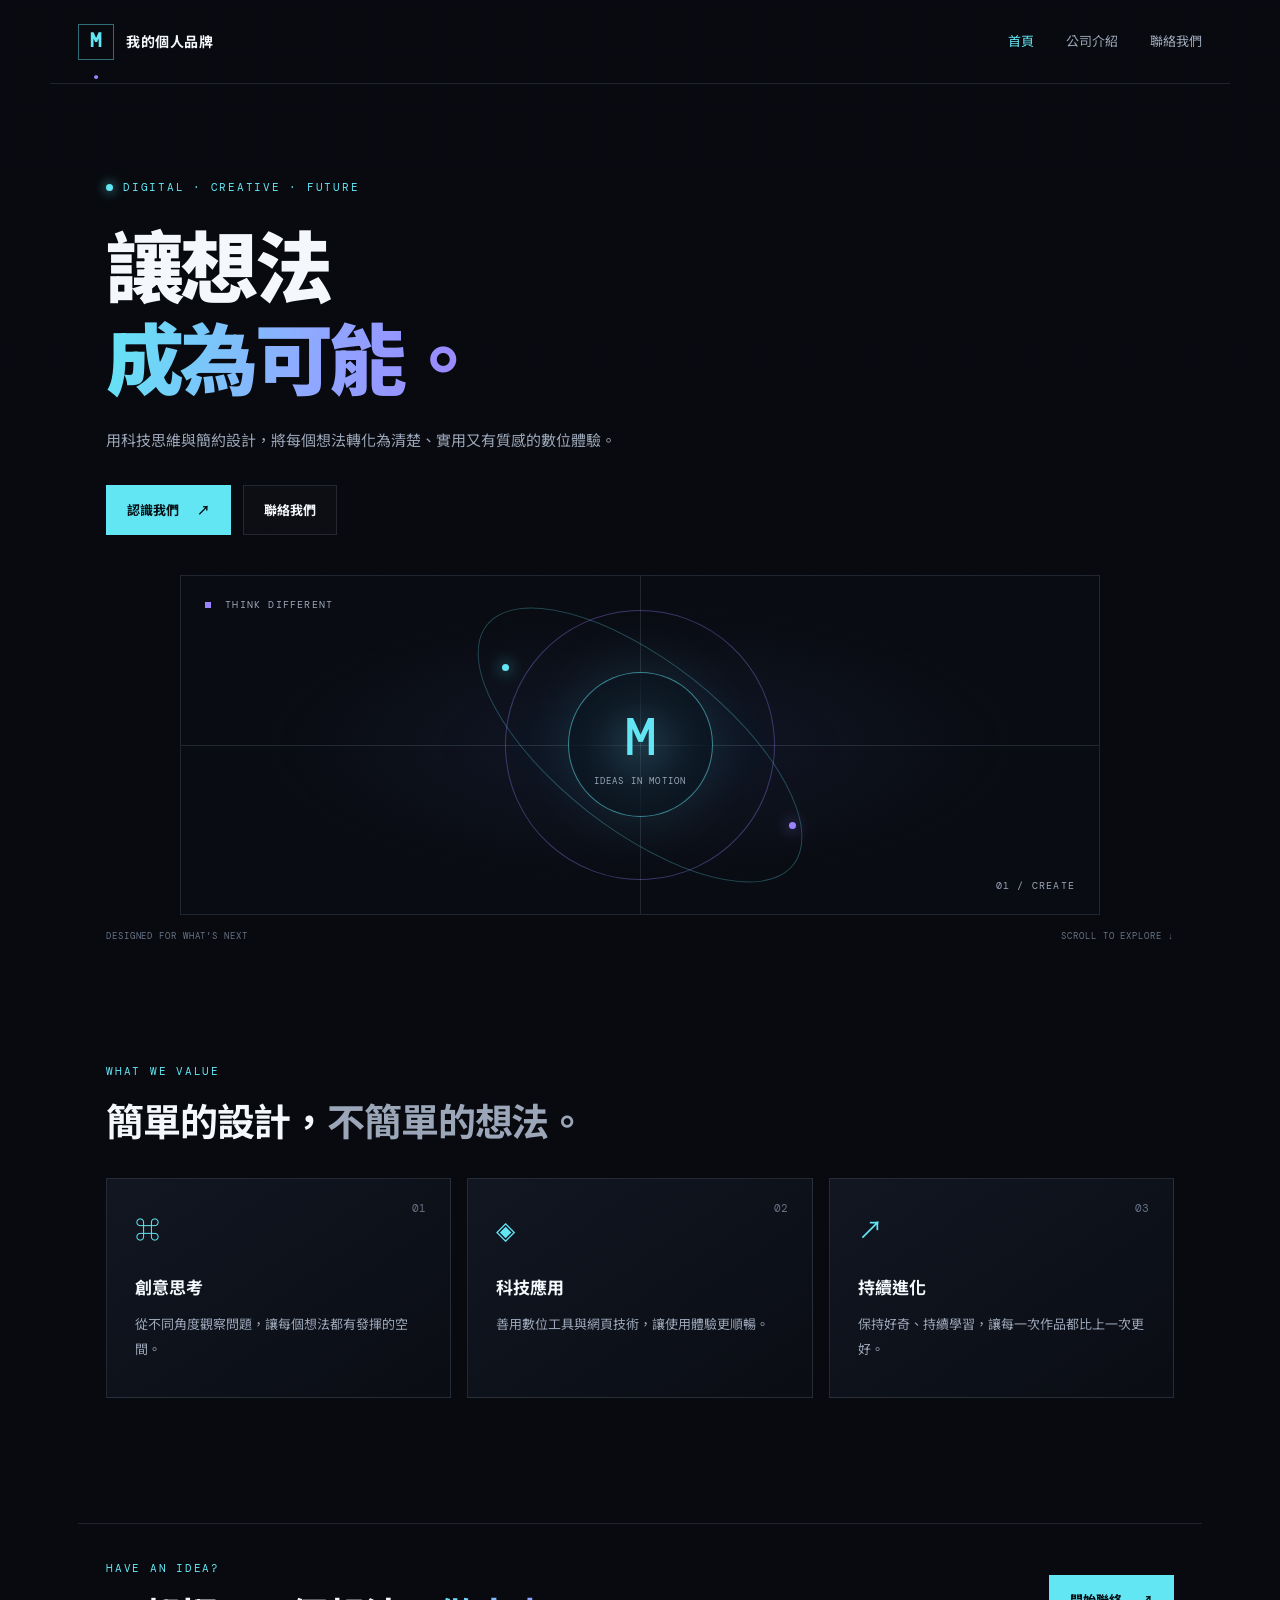
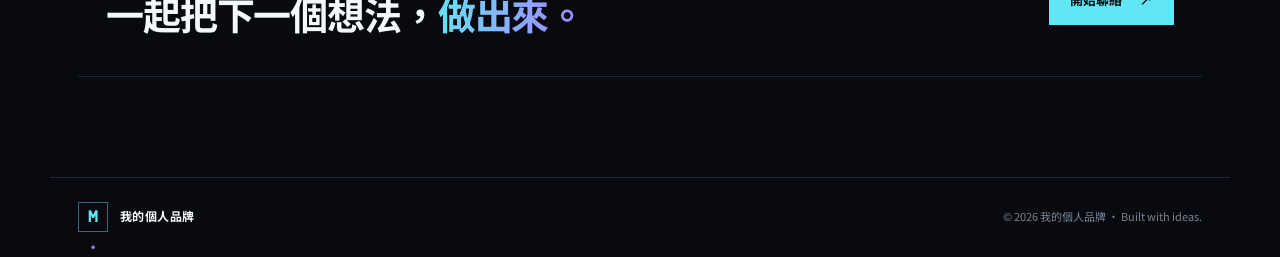
<file: index.html>
<!DOCTYPE html>
<html lang="zh-Hant">
<head>
  <meta charset="UTF-8">
  <meta name="viewport" content="width=device-width, initial-scale=1.0">
  <meta name="description" content="我的個人品牌：以科技、創意與簡潔設計，打造更好的數位體驗。">
  <title>我的個人品牌｜首頁</title>
  <link rel="stylesheet" href="style.css">
</head>
<body>
  <div class="grid-bg"></div>
  <header class="site-header">
    <a class="brand" href="index.html"><span class="brand-mark">M<span>.</span></span><span>我的個人品牌</span></a>
    <nav aria-label="主要導覽">
      <a class="active" href="index.html">首頁</a>
      <a href="about.html">公司介紹</a>
      <a href="contact.html">聯絡我們</a>
    </nav>
  </header>
  <main>
    <section class="hero container">
      <div class="eyebrow"><span class="status-dot"></span> DIGITAL · CREATIVE · FUTURE</div>
      <h1>讓想法<br><span class="gradient-text">成為可能。</span></h1>
      <p class="hero-copy">用科技思維與簡約設計，將每個想法轉化為清楚、實用又有質感的數位體驗。</p>
      <div class="hero-actions">
        <a class="button button-primary" href="about.html">認識我們 <span aria-hidden="true">↗</span></a>
        <a class="button button-secondary" href="contact.html">聯絡我們</a>
      </div>
      <div class="hero-visual" aria-label="科技風格裝飾圖">
        <div class="orb orb-one"></div><div class="orb orb-two"></div>
        <div class="orbit orbit-one"></div><div class="orbit orbit-two"></div>
        <div class="core"><span>M</span><small>IDEAS IN MOTION</small></div>
        <div class="visual-tag tag-left"><span class="tiny-square"></span> THINK DIFFERENT</div>
        <div class="visual-tag tag-right">01 / CREATE</div>
      </div>
      <div class="hero-foot"><span>DESIGNED FOR WHAT'S NEXT</span><span>SCROLL TO EXPLORE ↓</span></div>
    </section>
    <section class="container feature-section">
      <div class="section-heading"><p class="eyebrow">WHAT WE VALUE</p><h2>簡單的設計，<span class="muted">不簡單的想法。</span></h2></div>
      <div class="feature-grid">
        <article class="feature-card"><span class="feature-number">01</span><div class="feature-icon">⌘</div><h3>創意思考</h3><p>從不同角度觀察問題，讓每個想法都有發揮的空間。</p></article>
        <article class="feature-card"><span class="feature-number">02</span><div class="feature-icon">◈</div><h3>科技應用</h3><p>善用數位工具與網頁技術，讓使用體驗更順暢。</p></article>
        <article class="feature-card"><span class="feature-number">03</span><div class="feature-icon">↗</div><h3>持續進化</h3><p>保持好奇、持續學習，讓每一次作品都比上一次更好。</p></article>
      </div>
    </section>
    <section class="container cta-panel"><div><p class="eyebrow">HAVE AN IDEA?</p><h2>一起把下一個想法，<span class="gradient-text">做出來。</span></h2></div><a class="button button-primary" href="contact.html">開始聯絡 <span aria-hidden="true">↗</span></a></section>
  </main>
  <footer class="site-footer"><a class="brand" href="index.html"><span class="brand-mark">M<span>.</span></span><span>我的個人品牌</span></a><span>© <span id="year">2026</span> 我的個人品牌 · Built with ideas.</span></footer>
</body>
</html>
</file>
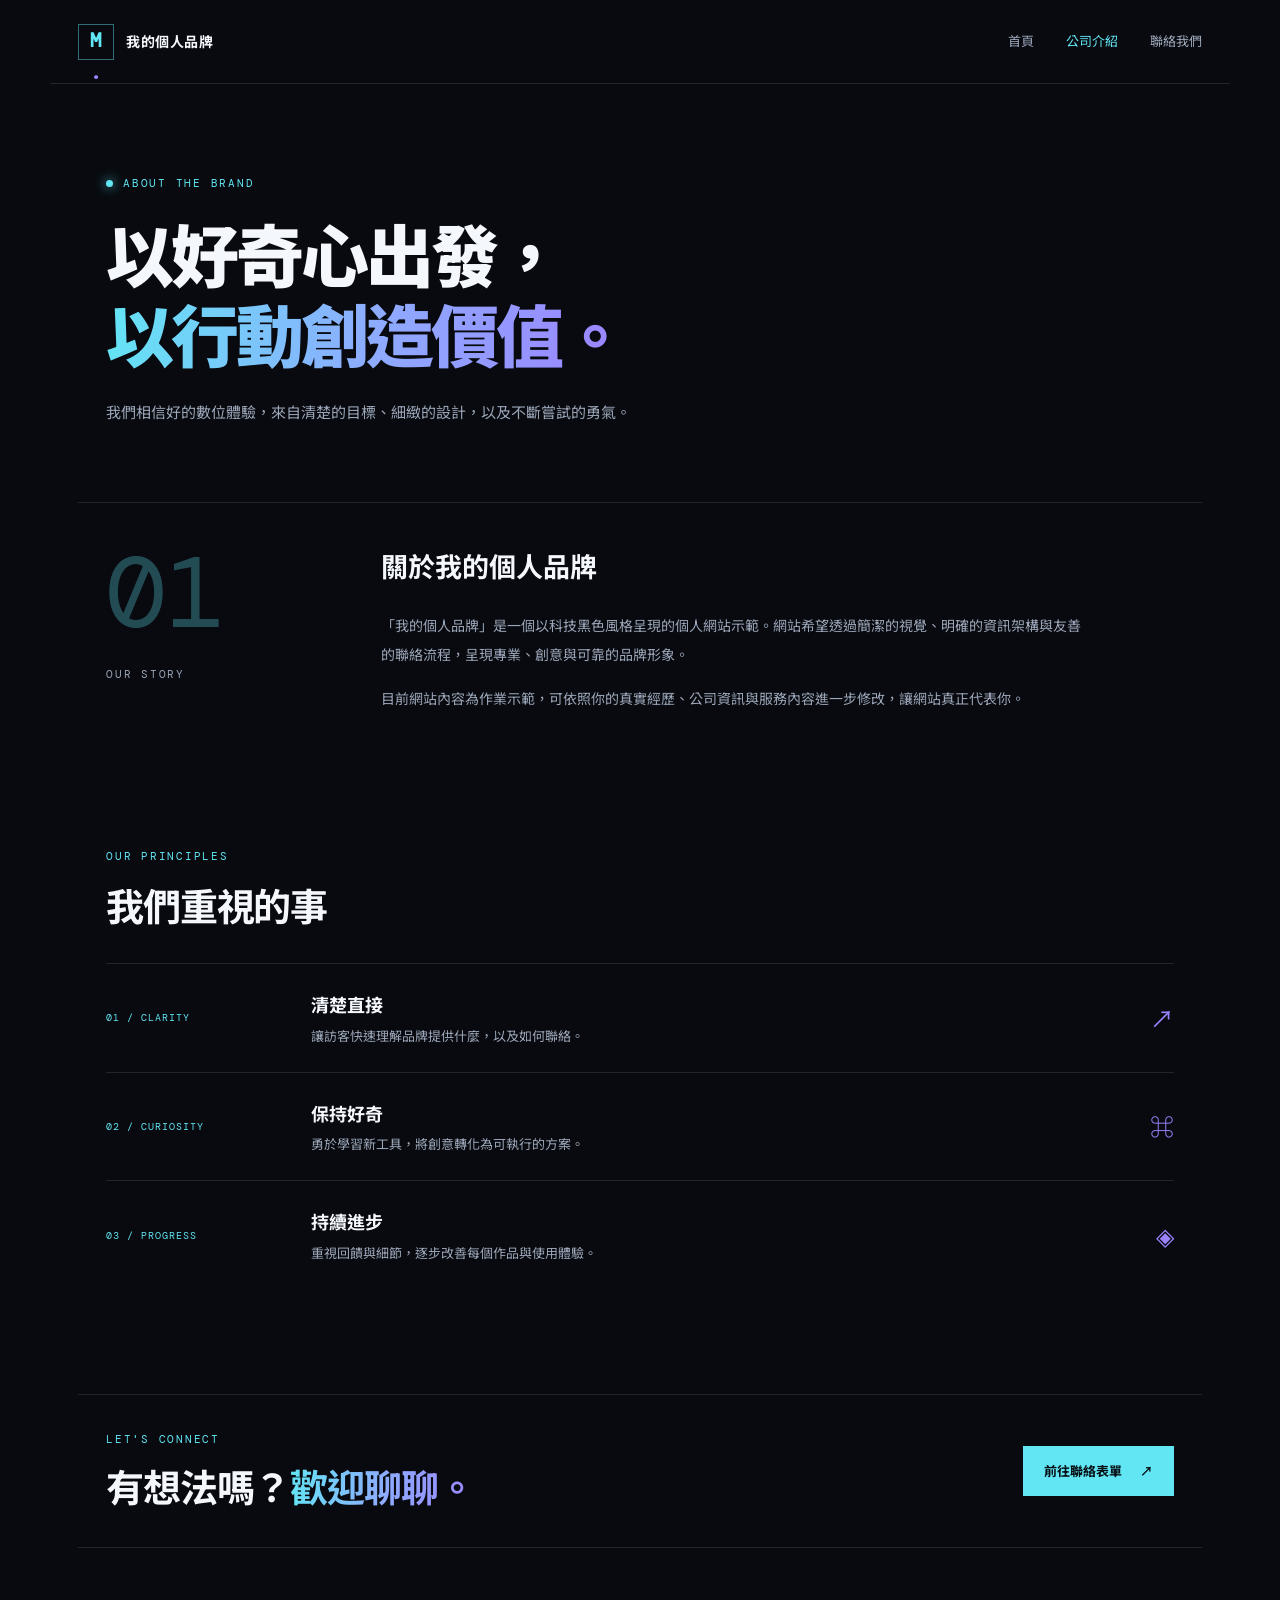
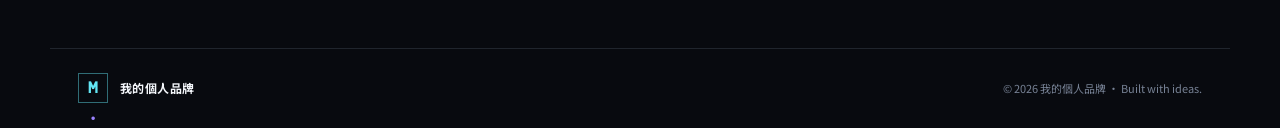
<file: about.html>
<!DOCTYPE html>
<html lang="zh-Hant">
<head>
  <meta charset="UTF-8">
  <meta name="viewport" content="width=device-width, initial-scale=1.0">
  <meta name="description" content="了解我的個人品牌的理念、方向與服務。">
  <title>公司介紹｜我的個人品牌</title>
  <link rel="stylesheet" href="style.css">
</head>
<body>
  <div class="grid-bg"></div>
  <header class="site-header">
    <a class="brand" href="index.html"><span class="brand-mark">M<span>.</span></span><span>我的個人品牌</span></a>
    <nav aria-label="主要導覽"><a href="index.html">首頁</a><a class="active" href="about.html">公司介紹</a><a href="contact.html">聯絡我們</a></nav>
  </header>
  <main>
    <section class="page-hero container">
      <p class="eyebrow"><span class="status-dot"></span> ABOUT THE BRAND</p>
      <h1>以好奇心出發，<br><span class="gradient-text">以行動創造價值。</span></h1>
      <p class="hero-copy">我們相信好的數位體驗，來自清楚的目標、細緻的設計，以及不斷嘗試的勇氣。</p>
    </section>
    <section class="container about-layout">
      <div class="about-label"><span class="big-index">01</span><p class="eyebrow">OUR STORY</p></div>
      <div class="about-content"><h2>關於我的個人品牌</h2><p>「我的個人品牌」是一個以科技黑色風格呈現的個人網站示範。網站希望透過簡潔的視覺、明確的資訊架構與友善的聯絡流程，呈現專業、創意與可靠的品牌形象。</p><p>目前網站內容為作業示範，可依照你的真實經歷、公司資訊與服務內容進一步修改，讓網站真正代表你。</p></div>
    </section>
    <section class="container values-section">
      <div class="section-heading"><p class="eyebrow">OUR PRINCIPLES</p><h2>我們重視的事</h2></div>
      <div class="value-row"><span>01 / CLARITY</span><div><h3>清楚直接</h3><p>讓訪客快速理解品牌提供什麼，以及如何聯絡。</p></div><span class="value-symbol">↗</span></div>
      <div class="value-row"><span>02 / CURIOSITY</span><div><h3>保持好奇</h3><p>勇於學習新工具，將創意轉化為可執行的方案。</p></div><span class="value-symbol">⌘</span></div>
      <div class="value-row"><span>03 / PROGRESS</span><div><h3>持續進步</h3><p>重視回饋與細節，逐步改善每個作品與使用體驗。</p></div><span class="value-symbol">◈</span></div>
    </section>
    <section class="container cta-panel"><div><p class="eyebrow">LET'S CONNECT</p><h2>有想法嗎？<span class="gradient-text">歡迎聊聊。</span></h2></div><a class="button button-primary" href="contact.html">前往聯絡表單 <span aria-hidden="true">↗</span></a></section>
  </main>
  <footer class="site-footer"><a class="brand" href="index.html"><span class="brand-mark">M<span>.</span></span><span>我的個人品牌</span></a><span>© 2026 我的個人品牌 · Built with ideas.</span></footer>
</body>
</html>
</file>
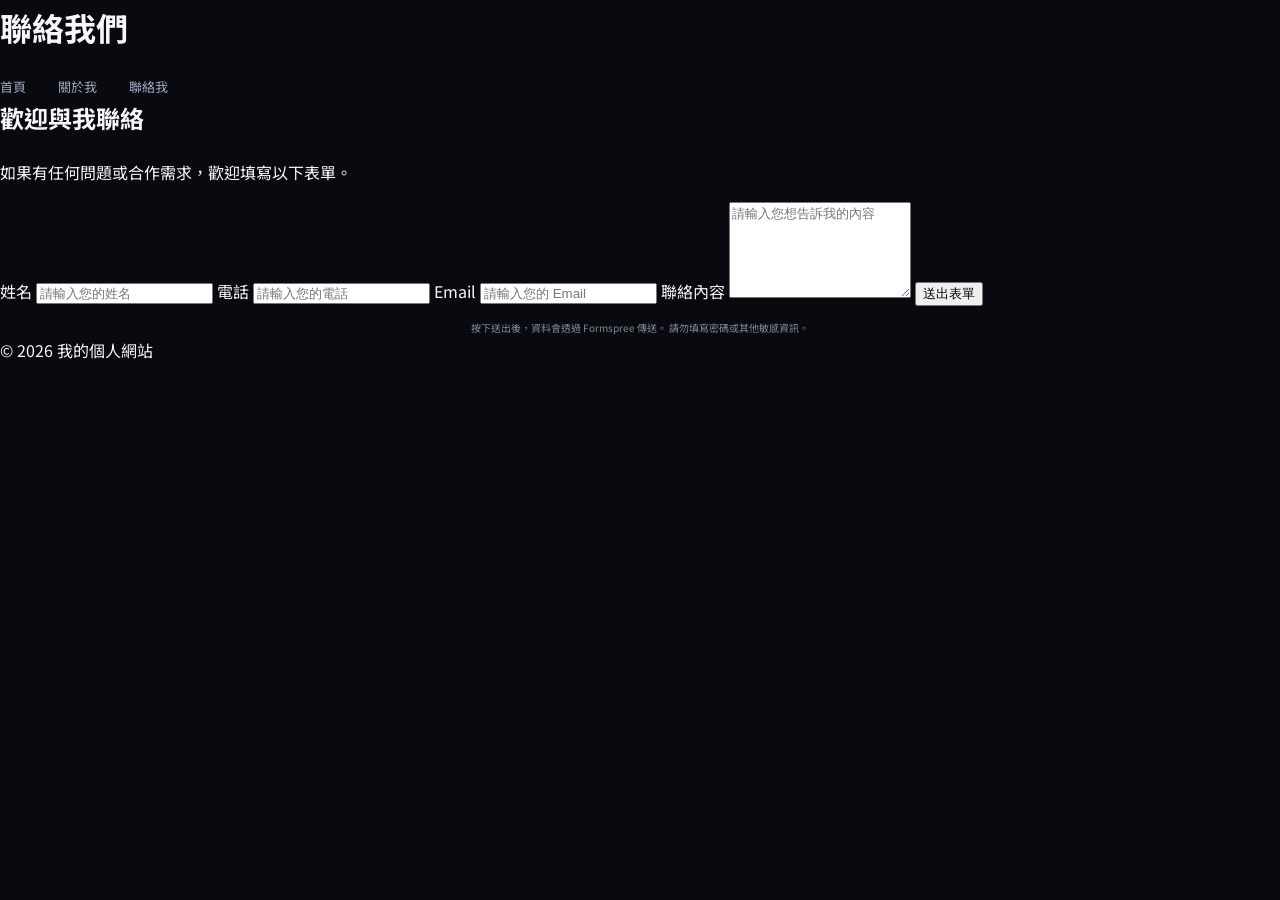
<file: contact.html>
<!DOCTYPE html>
<html lang="zh-Hant">
<head>
    <meta charset="UTF-8">
    <meta name="viewport" content="width=device-width, initial-scale=1.0">
    <title>聯絡我們</title>
    <link rel="stylesheet" href="style.css">
</head>

<body>

    <header>
        <h1>聯絡我們</h1>
        <nav>
            <a href="index.html">首頁</a>
            <a href="about.html">關於我</a>
            <a href="contact.html">聯絡我</a>
        </nav>
    </header>

    <main>
        <section class="contact-section">
            <h2>歡迎與我聯絡</h2>
            <p>如果有任何問題或合作需求，歡迎填寫以下表單。</p>

            <!-- Formspree 聯絡表單 -->
            <form action="https://formspree.io/f/xoeelppq" method="POST">

                <label for="name">姓名</label>
                <input
                    type="text"
                    id="name"
                    name="姓名"
                    placeholder="請輸入您的姓名"
                    required
                >

                <label for="phone">電話</label>
                <input
                    type="tel"
                    id="phone"
                    name="電話"
                    placeholder="請輸入您的電話"
                    required
                >

                <label for="email">Email</label>
                <input
                    type="email"
                    id="email"
                    name="Email"
                    placeholder="請輸入您的 Email"
                    required
                >

                <label for="message">聯絡內容</label>
                <textarea
                    id="message"
                    name="聯絡內容"
                    rows="6"
                    placeholder="請輸入您想告訴我的內容"
                    required
                ></textarea>

                <button type="submit">送出表單</button>

            </form>

            <p class="form-disclaimer">
                按下送出後，資料會透過 Formspree 傳送。
                請勿填寫密碼或其他敏感資訊。
            </p>
        </section>
    </main>

    <footer>
        <p>© 2026 我的個人網站</p>
    </footer>

</body>
</html>
</file>
<file: style.css>
@import url('https://fonts.googleapis.com/css2?family=DM+Mono:wght@400;500&family=Noto+Sans+TC:wght@400;500;600;700;900&display=swap');
:root{--bg:#080a0f;--panel:#10141d;--panel2:#0d1118;--line:rgba(164,180,207,.16);--text:#f4f7fb;--muted:#9ba6b8;--cyan:#62e6f4;--violet:#9b83ff;--mono:'DM Mono',monospace;--sans:'Noto Sans TC',sans-serif}
*{box-sizing:border-box}html{scroll-behavior:smooth}body{margin:0;background:var(--bg);color:var(--text);font-family:var(--sans);line-height:1.7;overflow-x:hidden}a{color:inherit;text-decoration:none}.grid-bg{position:fixed;inset:0;pointer-events:none;z-index:-1;opacity:.32;background-image:linear-gradient(rgba(91,125,163,.075) 1px,transparent 1px),linear-gradient(90deg,rgba(91,125,163,.075) 1px,transparent 1px);background-size:54px 54px;mask-image:linear-gradient(to bottom,black,transparent 90%)}.site-header{height:84px;max-width:1180px;margin:auto;padding:0 28px;display:flex;align-items:center;justify-content:space-between;border-bottom:1px solid var(--line);position:relative;z-index:2}.brand{display:flex;align-items:center;gap:12px;font-size:14px;font-weight:700;letter-spacing:.04em}.brand-mark{width:36px;height:36px;display:grid;place-items:center;border:1px solid rgba(98,230,244,.45);color:var(--cyan);font-family:var(--mono);font-size:19px}.brand-mark span{color:var(--violet)}nav{display:flex;gap:32px}nav a{font-size:13px;color:var(--muted);transition:color .2s}nav a:hover,nav a.active{color:var(--cyan)}.container{max-width:1124px;margin:0 auto;padding-left:28px;padding-right:28px}.hero{padding-top:94px}.eyebrow{font-family:var(--mono);font-size:11px;letter-spacing:.16em;color:var(--cyan);margin:0 0 20px;display:flex;align-items:center;gap:10px}.status-dot{width:7px;height:7px;background:var(--cyan);border-radius:50%;box-shadow:0 0 12px var(--cyan);display:inline-block}h1,h2,h3,p{margin-top:0}.hero h1,.page-hero h1{font-size:clamp(44px,7vw,78px);line-height:1.18;letter-spacing:-.045em;margin:0;max-width:780px;font-weight:900}.gradient-text{background:linear-gradient(100deg,var(--cyan),#8eabff 52%,var(--violet));-webkit-background-clip:text;background-clip:text;color:transparent}.hero-copy{color:var(--muted);max-width:570px;font-size:15px;line-height:2;margin:24px 0 30px}.hero-actions{display:flex;gap:12px;flex-wrap:wrap}.button{display:inline-flex;align-items:center;justify-content:center;gap:18px;padding:13px 20px;font-family:var(--sans);font-size:13px;font-weight:700;border:1px solid transparent;cursor:pointer;transition:transform .2s,border-color .2s,background .2s}.button:hover{transform:translateY(-2px)}.button-primary{background:var(--cyan);color:#061015}.button-primary:hover{background:#a0f4fc}.button-secondary{border-color:var(--line);color:var(--text);background:rgba(255,255,255,.02)}.button-secondary:hover{border-color:var(--cyan)}.hero-visual{height:340px;max-width:920px;margin:40px auto 0;position:relative;display:grid;place-items:center;overflow:hidden;border:1px solid var(--line);background:radial-gradient(ellipse at center,rgba(75,110,180,.13),transparent 58%),rgba(10,14,22,.6)}.hero-visual:before,.hero-visual:after{content:"";position:absolute;background:var(--line)}.hero-visual:before{height:1px;width:100%;top:50%}.hero-visual:after{width:1px;height:100%;left:50%}.core{width:145px;height:145px;border-radius:50%;border:1px solid rgba(98,230,244,.55);display:flex;flex-direction:column;align-items:center;justify-content:center;gap:4px;background:radial-gradient(circle,rgba(98,230,244,.15),rgba(9,15,25,.8) 68%);box-shadow:0 0 60px rgba(98,230,244,.12),inset 0 0 35px rgba(98,230,244,.08);z-index:1}.core span{font:500 52px var(--mono);color:var(--cyan)}.core small{font:9px var(--mono);letter-spacing:.13em;color:var(--muted)}.orbit{position:absolute;border:1px solid rgba(155,131,255,.35);border-radius:50%;width:270px;height:270px;transform:rotate(-25deg)}.orbit-two{width:390px;height:170px;transform:rotate(38deg);border-color:rgba(98,230,244,.28)}.orb{position:absolute;width:7px;height:7px;border-radius:50%;background:var(--cyan);box-shadow:0 0 15px var(--cyan);z-index:1}.orb-one{top:26%;left:35%}.orb-two{bottom:25%;right:33%;background:var(--violet);box-shadow:0 0 15px var(--violet)}.visual-tag{position:absolute;font:10px var(--mono);letter-spacing:.12em;color:var(--muted)}.tag-left{left:24px;top:22px}.tag-right{right:24px;bottom:22px}.tiny-square{display:inline-block;width:6px;height:6px;background:var(--violet);margin-right:7px}.hero-foot{display:flex;justify-content:space-between;padding:15px 0 0;font:9px var(--mono);letter-spacing:.1em;color:#677386}.feature-section{padding-top:120px;padding-bottom:70px}.section-heading{margin-bottom:32px}.section-heading .eyebrow{margin-bottom:12px}.section-heading h2,.cta-panel h2{font-size:clamp(26px,4vw,38px);line-height:1.4;letter-spacing:-.03em;margin-bottom:0}.muted{color:var(--muted)}.feature-grid{display:grid;grid-template-columns:repeat(3,1fr);gap:16px}.feature-card{position:relative;border:1px solid var(--line);background:linear-gradient(145deg,rgba(19,25,37,.85),rgba(11,14,21,.85));padding:28px;min-height:220px}.feature-number{font:11px var(--mono);color:#677386;position:absolute;right:24px;top:22px}.feature-icon{font-size:25px;color:var(--cyan);margin-bottom:24px}.feature-card h3{font-size:17px;margin-bottom:10px}.feature-card p{font-size:13px;color:var(--muted);line-height:1.9;margin:0}.cta-panel{margin-top:55px;margin-bottom:100px;padding-top:35px;padding-bottom:35px;border-top:1px solid var(--line);border-bottom:1px solid var(--line);display:flex;align-items:center;justify-content:space-between;gap:24px}.cta-panel .eyebrow{margin-bottom:10px}.site-footer{max-width:1180px;margin:auto;border-top:1px solid var(--line);padding:24px 28px;display:flex;justify-content:space-between;align-items:center;gap:18px;color:#778295;font-size:11px}.site-footer .brand{color:var(--text);font-size:12px}.site-footer .brand-mark{width:30px;height:30px;font-size:16px}.page-hero{padding-top:90px;padding-bottom:75px}.page-hero h1{font-size:clamp(40px,6vw,68px)}.page-hero .hero-copy{margin-bottom:0}.about-layout{display:grid;grid-template-columns:240px 1fr;gap:35px;padding-top:40px;padding-bottom:85px;border-top:1px solid var(--line)}.big-index{font:clamp(60px,8vw,100px) var(--mono);line-height:1;color:rgba(98,230,244,.3);display:block;margin-bottom:22px}.about-label .eyebrow{color:var(--muted)}.about-content{max-width:700px}.about-content h2{font-size:27px;margin:0 0 22px}.about-content p{font-size:14px;line-height:2.1;color:var(--muted)}.values-section{padding-top:35px;padding-bottom:50px}.value-row{display:grid;grid-template-columns:180px 1fr 40px;gap:25px;align-items:center;padding:25px 0;border-top:1px solid var(--line)}.value-row>span:first-child{font:10px var(--mono);letter-spacing:.1em;color:var(--cyan)}.value-row h3{font-size:18px;margin:0 0 5px}.value-row p{font-size:13px;color:var(--muted);margin:0}.value-symbol{font-size:24px;color:var(--violet);text-align:right}.contact-hero{padding-bottom:45px}.contact-layout{display:grid;grid-template-columns:.75fr 1.25fr;gap:48px;padding-bottom:100px;align-items:start}.contact-aside{padding-top:14px}.contact-aside h2{font-size:29px;margin-bottom:14px}.contact-aside>p:not(.eyebrow){color:var(--muted);font-size:14px;line-height:2;max-width:360px}.contact-info{display:flex;align-items:center;gap:14px;margin-top:26px}.info-icon{width:42px;height:42px;display:grid;place-items:center;border:1px solid var(--line);color:var(--cyan);font:20px var(--mono)}.contact-info small{font:10px var(--mono);letter-spacing:.12em;color:#748197}.contact-info p{margin:3px 0 0;font-size:13px}.contact-note{margin-top:36px;padding:14px;border:1px solid var(--line);color:var(--muted);font-size:11px;line-height:1.8}.form-card{border:1px solid var(--line);background:linear-gradient(150deg,rgba(18,23,34,.97),rgba(10,13,20,.97));padding:30px}.form-card-head{display:flex;justify-content:space-between;align-items:start;padding-bottom:22px;margin-bottom:22px;border-bottom:1px solid var(--line)}.form-card-head .eyebrow{margin-bottom:6px}.form-card-head h2{font-size:24px;margin:0}.form-step{font:10px var(--mono);color:#738096;padding-top:5px}.form-field{margin-bottom:20px}.form-field label{display:block;font-size:12px;font-weight:600;margin-bottom:9px}.form-field label span{color:var(--cyan)}.form-field input,.form-field textarea{width:100%;border:1px solid rgba(164,180,207,.2);background:#090c12;color:var(--text);padding:13px 14px;border-radius:0;font:13px var(--sans);outline:none;transition:border-color .2s;resize:vertical}.form-field input::placeholder,.form-field textarea::placeholder{color:#5e697b}.form-field input:focus,.form-field textarea:focus{border-color:var(--cyan)}.submit-button{width:100%;margin-top:3px}.form-disclaimer{font-size:10px;color:#7e899b;line-height:1.8;margin:13px 0 0;text-align:center}
@media(max-width:720px){.site-header{height:auto;min-height:76px;padding:16px 20px;align-items:flex-start;gap:18px;flex-direction:column}.site-header nav{gap:22px;width:100%;flex-wrap:wrap}.container{padding-left:20px;padding-right:20px}.hero{padding-top:65px}.hero-visual{height:260px}.core{width:120px;height:120px}.core span{font-size:43px}.orbit{width:220px;height:220px}.orbit-two{width:300px;height:140px}.hero-foot{font-size:8px;gap:10px}.feature-section{padding-top:80px}.feature-grid{grid-template-columns:1fr}.feature-card{min-height:unset}.cta-panel{align-items:flex-start;flex-direction:column;margin-bottom:65px}.site-footer{padding:22px 20px;align-items:flex-start;flex-direction:column}.page-hero{padding-top:65px;padding-bottom:50px}.about-layout{grid-template-columns:1fr;gap:5px}.big-index{font-size:65px}.value-row{grid-template-columns:1fr 28px;gap:8px}.value-row>span:first-child{grid-column:1/-1}.value-row>div{grid-column:1}.value-symbol{grid-column:2;grid-row:2}.contact-layout{grid-template-columns:1fr;gap:30px;padding-bottom:65px}.form-card{padding:22px 18px}.contact-info p{overflow-wrap:anywhere}}
</file>
